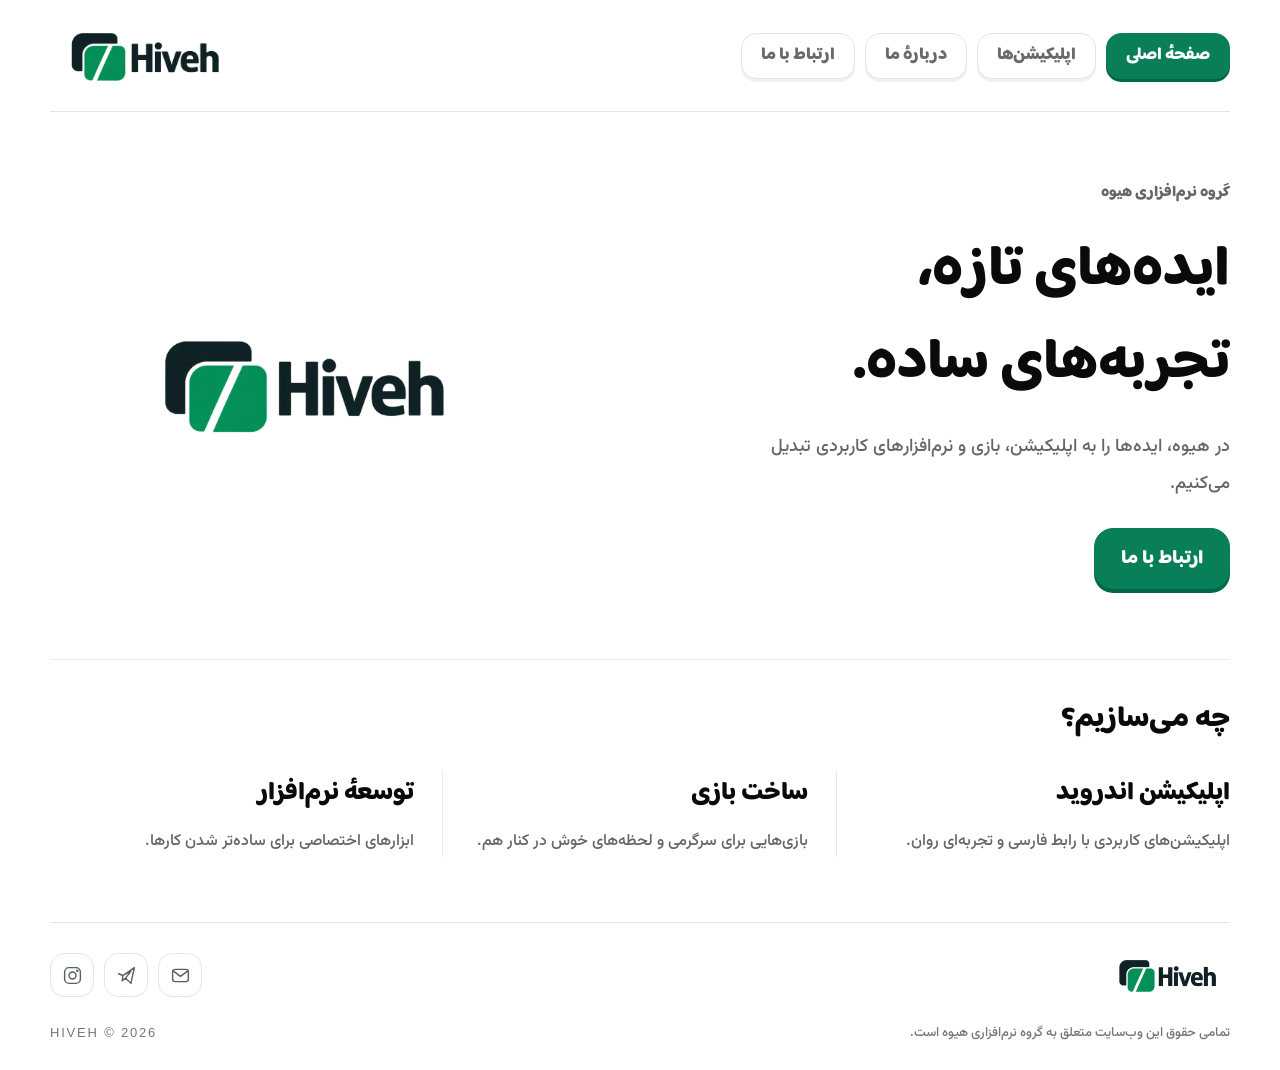
<file: index.html>
<!doctype html><html lang="fa" dir="rtl"><head><meta charset="utf-8"><meta name="viewport" content="width=device-width,initial-scale=1"><meta name="theme-color" content="#087e59"><title>گروه نرم‌افزاری هیوه | Hiveh</title><meta name="description" content="هیوه؛ گروه نرم‌افزاری و سازندهٔ پانتوهیوه و زنگ دارو."><meta name="robots" content="index,follow"><link rel="canonical" href="https://hivehgroup.github.io/"><link rel="icon" type="image/png" href="[data-uri]"><link rel="apple-touch-icon" href="[data-uri]"><meta property="og:title" content="گروه نرم‌افزاری هیوه | Hiveh"><meta property="og:description" content="هیوه؛ گروه نرم‌افزاری و سازندهٔ پانتوهیوه و زنگ دارو."><meta property="og:url" content="https://hivehgroup.github.io/"><meta property="og:type" content="website"><link rel="stylesheet" href="styles.css?v=separate7"><link rel="stylesheet" href="home-simple.css?v=1"><link rel="stylesheet" href="site-polish.css?v=1"><script src="site-polish.js?v=1" defer></script></head><body><a class="skip-link" href="#content">رفتن به محتوا</a><div class="wrap"><header><a class="brand" href="/" aria-label="هیوه، صفحه اصلی"><img class="brand-logo" src="[data-uri]" alt="هیوه — Hiveh" width="225" height="75"></a><nav aria-label="فهرست اصلی"><a href="/" aria-current="page">صفحهٔ اصلی</a><a href="apps.html">اپلیکیشن‌ها</a><a href="about.html">دربارهٔ ما</a><a class="nav-contact" href="contact.html">ارتباط با ما <span aria-hidden="true"></span></a></nav></header><main id="content"><section class="hero" id="home"><div><div class="eyebrow"><span class="dot"></span>گروه نرم‌افزاری هیوه</div><h1>ایده‌های تازه،<br><span>تجربه‌های ساده.</span></h1><p class="lead">در هیوه، ایده‌ها را به اپلیکیشن، بازی و نرم‌افزارهای کاربردی تبدیل می‌کنیم.</p><div class="actions"><a class="btn" href="contact.html">ارتباط با ما</a></div></div><div class="home-brand" aria-hidden="true"><img class="hero-logo" src="[data-uri]" alt="" width="500" height="167"></div></section><section class="services" id="services" aria-labelledby="services-title"><div class="services-header"><h2 id="services-title">چه می‌سازیم؟</h2></div><div class="services-grid">
<article class="service-card"><h3>اپلیکیشن اندروید</h3><p>اپلیکیشن‌های کاربردی با رابط فارسی و تجربه‌ای روان.</p></article>
<article class="service-card"><h3>ساخت بازی</h3><p>بازی‌هایی برای سرگرمی و لحظه‌های خوش در کنار هم.</p></article>
<article class="service-card"><h3>توسعهٔ نرم‌افزار</h3><p>ابزارهای اختصاصی برای ساده‌تر شدن کارها.</p></article>
</div></section>
</main><footer class="site-footer"><div class="footer-top"><a class="footer-brand" href="/" aria-label="هیوه؛ صفحهٔ اصلی"><img class="footer-logo" src="[data-uri]" alt="هیوه — Hiveh" width="225" height="75"></a><nav class="footer-socials" aria-label="راه‌های ارتباط با هیوه"><a href="mailto:hivehgroup@gmail.com" aria-label="ایمیل هیوه" title="ایمیل هیوه"><svg aria-hidden="true" viewBox="0 0 24 24"><rect x="3" y="5" width="18" height="14" rx="3"/><path d="m4 7 8 6 8-6"/></svg></a><a href="https://t.me/hivehgroup" aria-label="تلگرام هیوه" title="تلگرام هیوه" target="_blank" rel="noopener noreferrer"><svg aria-hidden="true" viewBox="0 0 24 24"><path d="m21 3-4 18-6-6-4 3 1-6L21 3ZM8 12l9-5-6 8M3 10l5 2"/></svg></a><a href="https://www.instagram.com/hivehgroup/" aria-label="اینستاگرام هیوه" title="اینستاگرام هیوه" target="_blank" rel="noopener noreferrer"><svg aria-hidden="true" viewBox="0 0 24 24"><rect x="3" y="3" width="18" height="18" rx="5"/><circle cx="12" cy="12" r="4"/><circle cx="17.5" cy="6.5" r=".7"/></svg></a></nav></div><div class="footer-bottom"><span>تمامی حقوق این وب‌سایت متعلق به گروه نرم‌افزاری هیوه است.</span><span class="english" lang="en">HIVEH © 2026</span></div></footer></div><script>if(location.pathname==='/'||location.pathname==='/index.html'){const old={'#apps':'apps.html','#about':'about.html','#contact':'contact.html'};if(old[location.hash])location.replace(old[location.hash]);}</script></body></html>
</file>
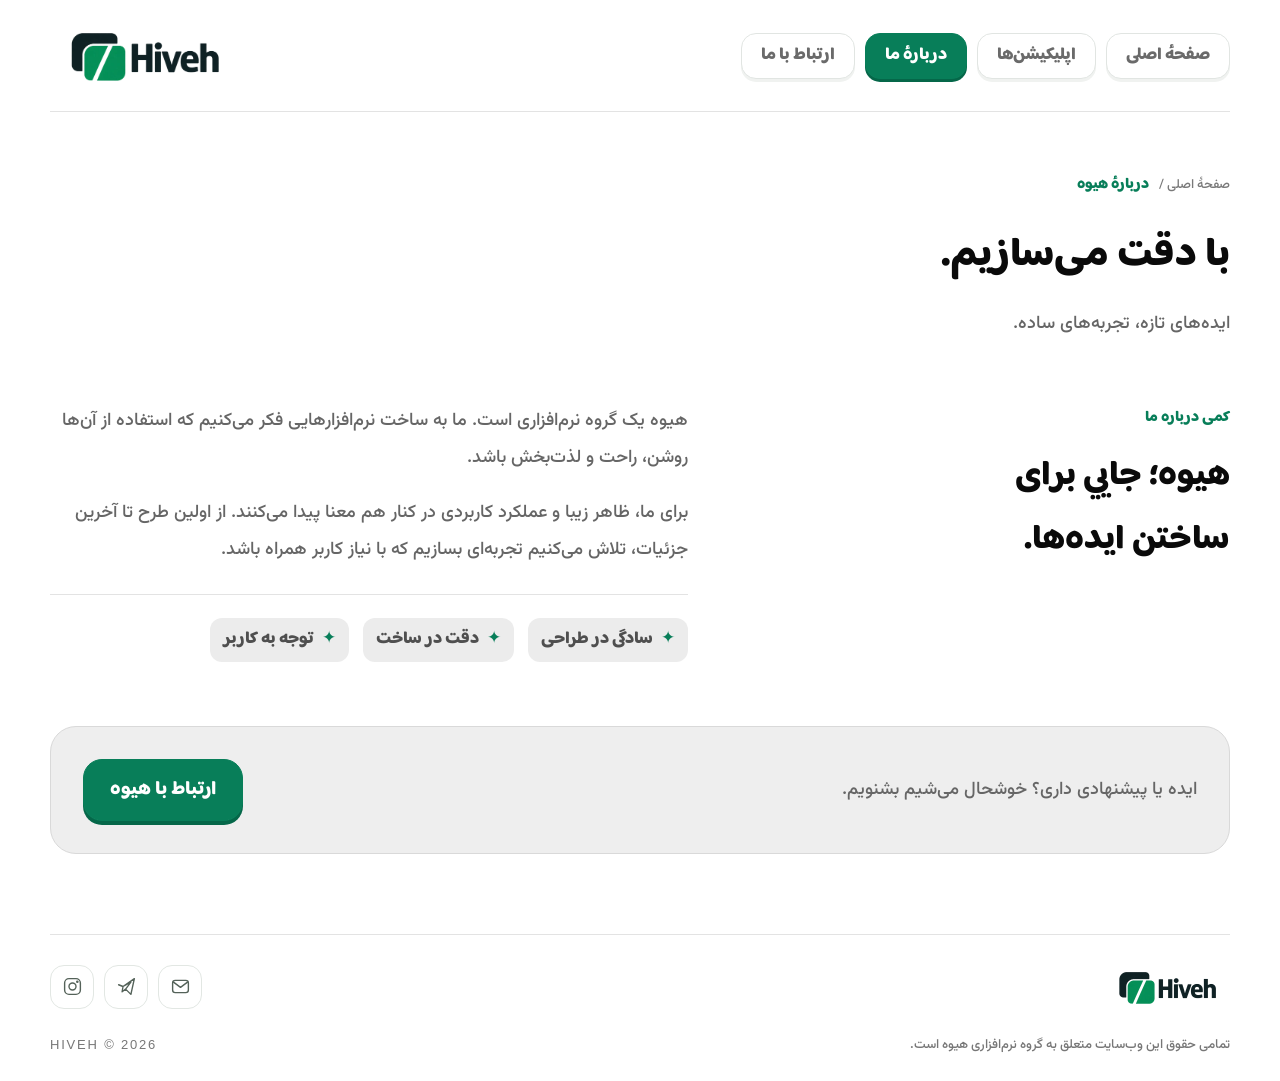
<file: about.html>
<!doctype html><html lang="fa" dir="rtl"><head><meta charset="utf-8"><meta name="viewport" content="width=device-width,initial-scale=1"><meta name="theme-color" content="#087e59"><title>دربارهٔ ما | هیوه</title><meta name="description" content="با گروه نرم‌افزاری هیوه و نگاه ما به طراحی و توسعه آشنا شوید."><meta name="robots" content="index,follow"><link rel="canonical" href="https://hivehgroup.github.io/about.html"><link rel="icon" type="image/png" href="[data-uri]"><link rel="apple-touch-icon" href="[data-uri]"><meta property="og:title" content="دربارهٔ ما | هیوه"><meta property="og:description" content="با گروه نرم‌افزاری هیوه و نگاه ما به طراحی و توسعه آشنا شوید."><meta property="og:url" content="https://hivehgroup.github.io/about.html"><meta property="og:type" content="website"><link rel="stylesheet" href="styles.css?v=separate7"><link rel="stylesheet" href="site-polish.css?v=1"><script src="site-polish.js?v=1" defer></script></head><body><a class="skip-link" href="#content">رفتن به محتوا</a><div class="wrap"><header><a class="brand" href="/" aria-label="هیوه، صفحه اصلی"><img class="brand-logo" src="[data-uri]" alt="هیوه — Hiveh" width="225" height="75"></a><nav aria-label="فهرست اصلی"><a href="/">صفحهٔ اصلی</a><a href="apps.html">اپلیکیشن‌ها</a><a href="about.html" aria-current="page">دربارهٔ ما</a><a class="nav-contact" href="contact.html">ارتباط با ما <span aria-hidden="true"></span></a></nav></header><main id="content"><div class="page-intro"><a class="back-link" href="/">صفحهٔ اصلی / </a><span class="section-label">دربارهٔ هیوه</span><h1>با دقت می‌سازیم.</h1><p>ایده‌های تازه، تجربه‌های ساده.</p></div><section class="about" id="about"><div><span class="section-label">کمی درباره ما</span><h2>هیوه؛ جایی برای<br>ساختن ایده‌ها.</h2></div><div><p>هیوه یک گروه نرم‌افزاری است. ما به ساخت نرم‌افزارهایی فکر می‌کنیم که استفاده از آن‌ها روشن، راحت و لذت‌بخش باشد.</p><p>برای ما، ظاهر زیبا و عملکرد کاربردی در کنار هم معنا پیدا می‌کنند. از اولین طرح تا آخرین جزئیات، تلاش می‌کنیم تجربه‌ای بسازیم که با نیاز کاربر همراه باشد.</p><div class="principles"><span><i>✦</i> سادگی در طراحی</span><span><i>✦</i> دقت در ساخت</span><span><i>✦</i> توجه به کاربر</span></div></div></section><div class="page-cta"><p>ایده یا پیشنهادی داری؟ خوشحال می‌شیم بشنویم.</p><a class="btn" href="contact.html">ارتباط با هیوه </a></div></main><footer class="site-footer"><div class="footer-top"><a class="footer-brand" href="/" aria-label="هیوه؛ صفحهٔ اصلی"><img class="footer-logo" src="[data-uri]" alt="هیوه — Hiveh" width="225" height="75"></a><nav class="footer-socials" aria-label="راه‌های ارتباط با هیوه"><a href="mailto:hivehgroup@gmail.com" aria-label="ایمیل هیوه" title="ایمیل هیوه"><svg aria-hidden="true" viewBox="0 0 24 24"><rect x="3" y="5" width="18" height="14" rx="3"/><path d="m4 7 8 6 8-6"/></svg></a><a href="https://t.me/hivehgroup" aria-label="تلگرام هیوه" title="تلگرام هیوه" target="_blank" rel="noopener noreferrer"><svg aria-hidden="true" viewBox="0 0 24 24"><path d="m21 3-4 18-6-6-4 3 1-6L21 3ZM8 12l9-5-6 8M3 10l5 2"/></svg></a><a href="https://www.instagram.com/hivehgroup/" aria-label="اینستاگرام هیوه" title="اینستاگرام هیوه" target="_blank" rel="noopener noreferrer"><svg aria-hidden="true" viewBox="0 0 24 24"><rect x="3" y="3" width="18" height="18" rx="5"/><circle cx="12" cy="12" r="4"/><circle cx="17.5" cy="6.5" r=".7"/></svg></a></nav></div><div class="footer-bottom"><span>تمامی حقوق این وب‌سایت متعلق به گروه نرم‌افزاری هیوه است.</span><span class="english" lang="en">HIVEH © 2026</span></div></footer></div><script>if(location.pathname==='/'||location.pathname==='/index.html'){const old={'#apps':'apps.html','#about':'about.html','#contact':'contact.html'};if(old[location.hash])location.replace(old[location.hash]);}</script></body></html>
</file>
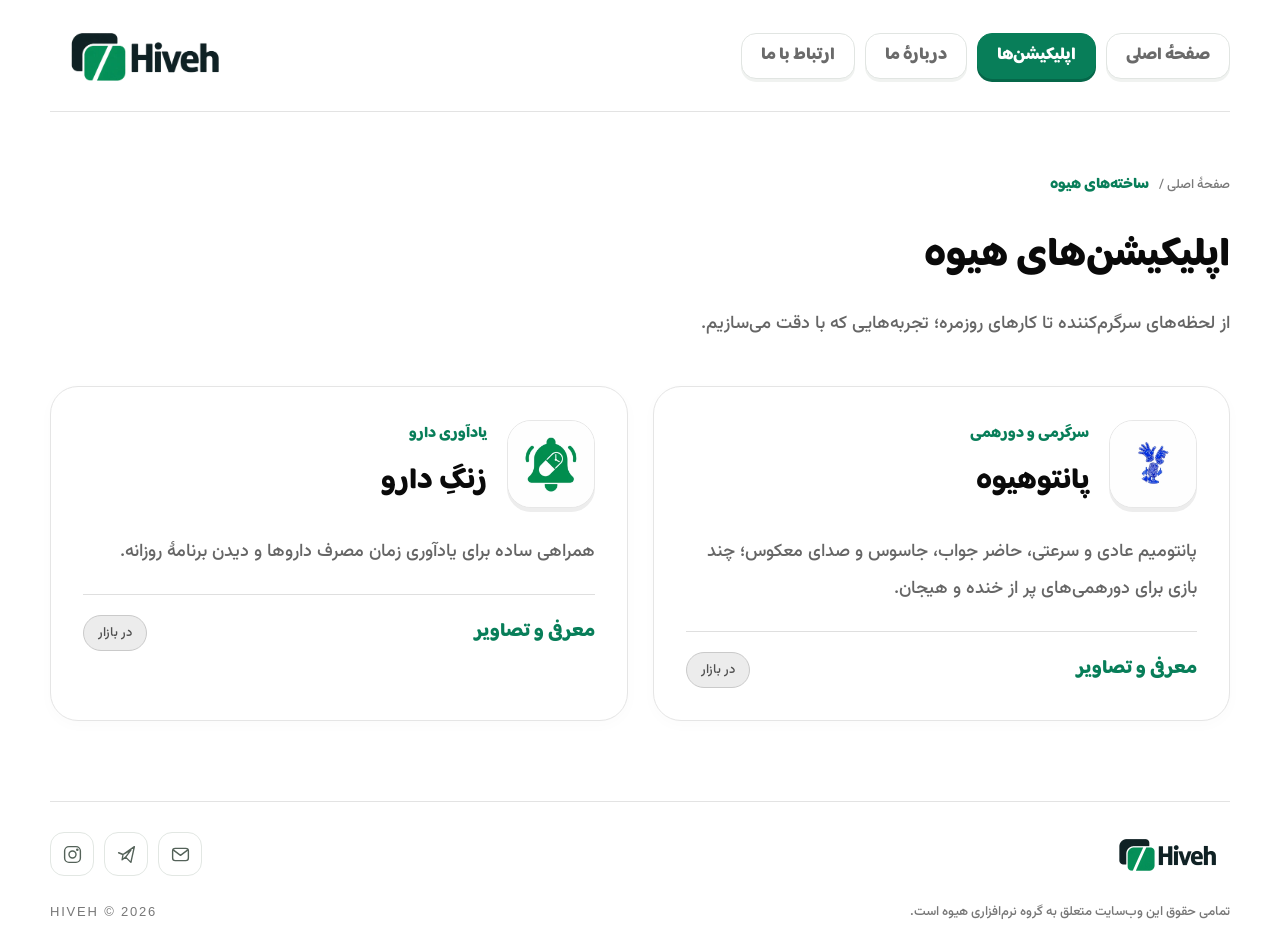
<file: apps.html>
<!doctype html><html lang="fa" dir="rtl"><head><meta charset="utf-8"><meta name="viewport" content="width=device-width,initial-scale=1"><meta name="theme-color" content="#087e59"><title>اپلیکیشن‌های هیوه | Hiveh</title><meta name="description" content="معرفی اپلیکیشن‌های گروه نرم‌افزاری هیوه؛ پانتوهیوه و زنگ دارو."><meta name="robots" content="index,follow"><link rel="canonical" href="https://hivehgroup.github.io/apps.html"><link rel="icon" type="image/png" href="[data-uri]"><link rel="apple-touch-icon" href="[data-uri]"><meta property="og:title" content="اپلیکیشن‌های هیوه | Hiveh"><meta property="og:description" content="معرفی اپلیکیشن‌های گروه نرم‌افزاری هیوه؛ پانتوهیوه و زنگ دارو."><meta property="og:url" content="https://hivehgroup.github.io/apps.html"><meta property="og:type" content="website"><link rel="stylesheet" href="styles.css?v=separate7"><link rel="stylesheet" href="site-polish.css?v=1"><script src="site-polish.js?v=1" defer></script></head><body><a class="skip-link" href="#content">رفتن به محتوا</a><div class="wrap"><header><a class="brand" href="/" aria-label="هیوه، صفحه اصلی"><img class="brand-logo" src="[data-uri]" alt="هیوه — Hiveh" width="225" height="75"></a><nav aria-label="فهرست اصلی"><a href="/">صفحهٔ اصلی</a><a href="apps.html" aria-current="page">اپلیکیشن‌ها</a><a href="about.html">دربارهٔ ما</a><a class="nav-contact" href="contact.html">ارتباط با ما <span aria-hidden="true"></span></a></nav></header><main id="content"><div class="page-intro"><a class="back-link" href="/">صفحهٔ اصلی / </a><span class="section-label">ساخته‌های هیوه</span><h1>اپلیکیشن‌های هیوه</h1><p>از لحظه‌های سرگرم‌کننده تا کارهای روزمره؛ تجربه‌هایی که با دقت می‌سازیم.</p></div><div class="summary-grid"><article class="summary-card"><div class="app-identity"><img class="app-icon" src="[data-uri]" alt="لوگوی پانتوهیوه" width="88" height="88"><div><span class="app-category">سرگرمی و دورهمی</span><h3>پانتوهیوه</h3></div></div><p>پانتومیم عادی و سرعتی، حاضر جواب، جاسوس و صدای معکوس؛ چند بازی برای دورهمی‌های پر از خنده و هیجان.</p><div class="summary-bottom"><a class="detail-link" href="pantohiveh.html">معرفی و تصاویر <span aria-hidden="true"></span></a><span class="mini-status">در بازار</span></div></article><article class="summary-card"><div class="app-identity"><img class="app-icon" src="[data-uri]" alt="لوگوی زنگ دارو" width="88" height="88"><div><span class="app-category">یادآوری دارو</span><h3>زنگِ دارو</h3></div></div><p>همراهی ساده برای یادآوری زمان مصرف داروها و دیدن برنامهٔ روزانه.</p><div class="summary-bottom"><a class="detail-link" href="zange-daroo.html">معرفی و تصاویر <span aria-hidden="true"></span></a><span class="mini-status">در بازار</span></div></article></div></main><footer class="site-footer"><div class="footer-top"><a class="footer-brand" href="/" aria-label="هیوه؛ صفحهٔ اصلی"><img class="footer-logo" src="[data-uri]" alt="هیوه — Hiveh" width="225" height="75"></a><nav class="footer-socials" aria-label="راه‌های ارتباط با هیوه"><a href="mailto:hivehgroup@gmail.com" aria-label="ایمیل هیوه" title="ایمیل هیوه"><svg aria-hidden="true" viewBox="0 0 24 24"><rect x="3" y="5" width="18" height="14" rx="3"/><path d="m4 7 8 6 8-6"/></svg></a><a href="https://t.me/hivehgroup" aria-label="تلگرام هیوه" title="تلگرام هیوه" target="_blank" rel="noopener noreferrer"><svg aria-hidden="true" viewBox="0 0 24 24"><path d="m21 3-4 18-6-6-4 3 1-6L21 3ZM8 12l9-5-6 8M3 10l5 2"/></svg></a><a href="https://www.instagram.com/hivehgroup/" aria-label="اینستاگرام هیوه" title="اینستاگرام هیوه" target="_blank" rel="noopener noreferrer"><svg aria-hidden="true" viewBox="0 0 24 24"><rect x="3" y="3" width="18" height="18" rx="5"/><circle cx="12" cy="12" r="4"/><circle cx="17.5" cy="6.5" r=".7"/></svg></a></nav></div><div class="footer-bottom"><span>تمامی حقوق این وب‌سایت متعلق به گروه نرم‌افزاری هیوه است.</span><span class="english" lang="en">HIVEH © 2026</span></div></footer></div><script>if(location.pathname==='/'||location.pathname==='/index.html'){const old={'#apps':'apps.html','#about':'about.html','#contact':'contact.html'};if(old[location.hash])location.replace(old[location.hash]);}</script></body></html>
</file>
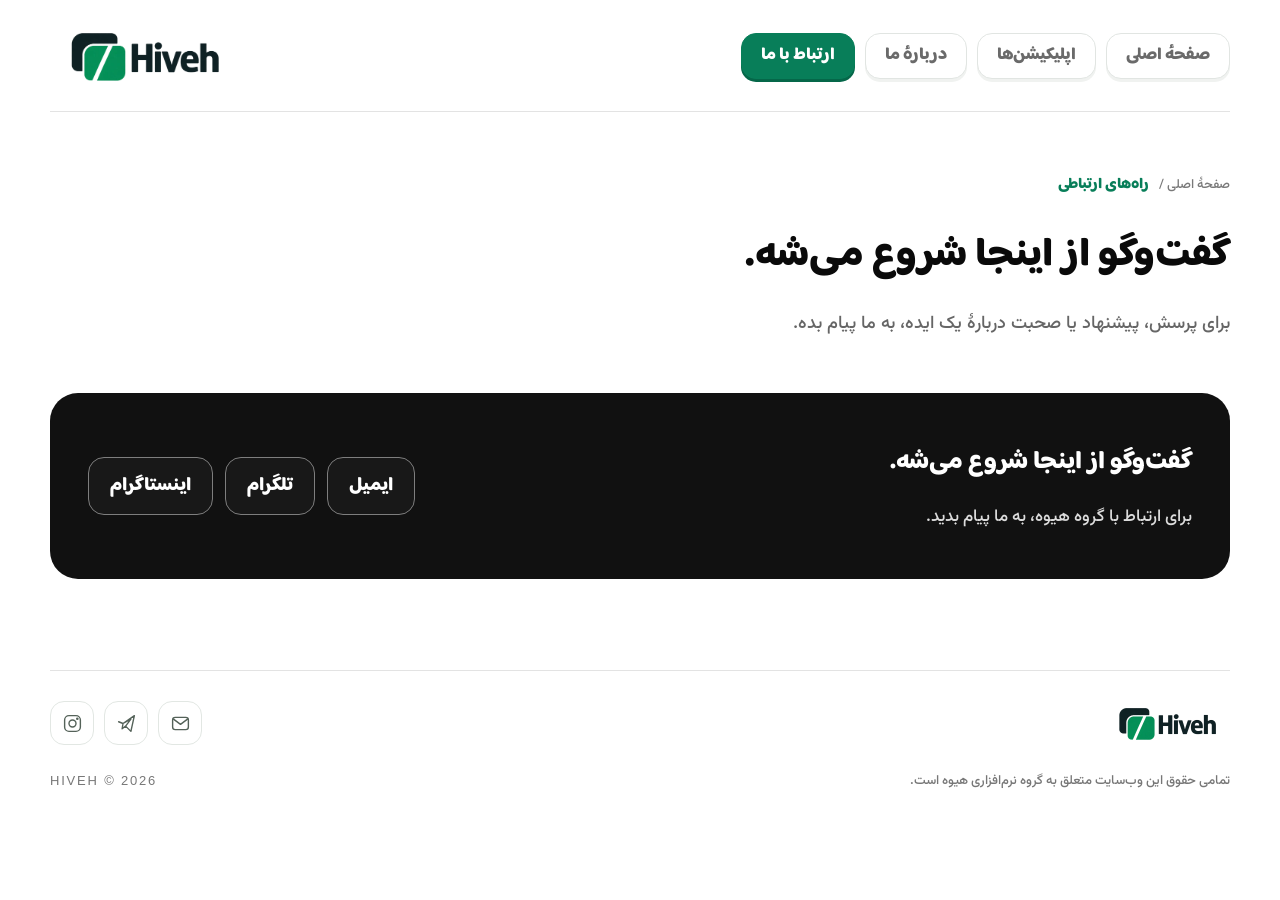
<file: contact.html>
<!doctype html><html lang="fa" dir="rtl"><head><meta charset="utf-8"><meta name="viewport" content="width=device-width,initial-scale=1"><meta name="theme-color" content="#087e59"><title>ارتباط با ما | هیوه</title><meta name="description" content="راه‌های ارتباط با گروه نرم‌افزاری هیوه؛ ایمیل، تلگرام و اینستاگرام."><meta name="robots" content="index,follow"><link rel="canonical" href="https://hivehgroup.github.io/contact.html"><link rel="icon" type="image/png" href="[data-uri]"><link rel="apple-touch-icon" href="[data-uri]"><meta property="og:title" content="ارتباط با ما | هیوه"><meta property="og:description" content="راه‌های ارتباط با گروه نرم‌افزاری هیوه؛ ایمیل، تلگرام و اینستاگرام."><meta property="og:url" content="https://hivehgroup.github.io/contact.html"><meta property="og:type" content="website"><link rel="stylesheet" href="styles.css?v=separate7"><link rel="stylesheet" href="site-polish.css?v=1"><script src="site-polish.js?v=1" defer></script></head><body><a class="skip-link" href="#content">رفتن به محتوا</a><div class="wrap"><header><a class="brand" href="/" aria-label="هیوه، صفحه اصلی"><img class="brand-logo" src="[data-uri]" alt="هیوه — Hiveh" width="225" height="75"></a><nav aria-label="فهرست اصلی"><a href="/">صفحهٔ اصلی</a><a href="apps.html">اپلیکیشن‌ها</a><a href="about.html">دربارهٔ ما</a><a class="nav-contact" href="contact.html" aria-current="page">ارتباط با ما <span aria-hidden="true"></span></a></nav></header><main id="content"><div class="page-intro"><a class="back-link" href="/">صفحهٔ اصلی / </a><span class="section-label">راه‌های ارتباطی</span><h1>گفت‌وگو از اینجا شروع می‌شه.</h1><p>برای پرسش، پیشنهاد یا صحبت دربارهٔ یک ایده، به ما پیام بده.</p></div><section class="contact" id="contact"><div><h2>گفت‌وگو از اینجا شروع می‌شه.</h2><p>برای ارتباط با گروه هیوه، به ما پیام بدید.</p></div><div class="contact-links"><a href="mailto:hivehgroup@gmail.com" aria-label="ارسال ایمیل به هیوه: hivehgroup@gmail.com">ایمیل <svg aria-hidden="true" width="16" height="16" viewBox="0 0 20 20" fill="none" stroke="currentColor" stroke-width="1.5"><rect x="2" y="4" width="16" height="12" rx="2"/><path d="m3 5 7 6 7-6"/></svg></a><a href="https://t.me/hivehgroup" target="_blank" rel="noopener noreferrer">تلگرام <svg aria-hidden="true" width="14" height="14" viewBox="0 0 16 16" fill="none" stroke="currentColor" stroke-width="1.6"><path d="M3 13 13 3M3 3h10v10"/></svg></a><a href="https://www.instagram.com/hivehgroup/" target="_blank" rel="noopener noreferrer">اینستاگرام <svg aria-hidden="true" width="14" height="14" viewBox="0 0 16 16" fill="none" stroke="currentColor" stroke-width="1.6"><path d="M3 13 13 3M3 3h10v10"/></svg></a></div></section></main><footer class="site-footer"><div class="footer-top"><a class="footer-brand" href="/" aria-label="هیوه؛ صفحهٔ اصلی"><img class="footer-logo" src="[data-uri]" alt="هیوه — Hiveh" width="225" height="75"></a><nav class="footer-socials" aria-label="راه‌های ارتباط با هیوه"><a href="mailto:hivehgroup@gmail.com" aria-label="ایمیل هیوه" title="ایمیل هیوه"><svg aria-hidden="true" viewBox="0 0 24 24"><rect x="3" y="5" width="18" height="14" rx="3"/><path d="m4 7 8 6 8-6"/></svg></a><a href="https://t.me/hivehgroup" aria-label="تلگرام هیوه" title="تلگرام هیوه" target="_blank" rel="noopener noreferrer"><svg aria-hidden="true" viewBox="0 0 24 24"><path d="m21 3-4 18-6-6-4 3 1-6L21 3ZM8 12l9-5-6 8M3 10l5 2"/></svg></a><a href="https://www.instagram.com/hivehgroup/" aria-label="اینستاگرام هیوه" title="اینستاگرام هیوه" target="_blank" rel="noopener noreferrer"><svg aria-hidden="true" viewBox="0 0 24 24"><rect x="3" y="3" width="18" height="18" rx="5"/><circle cx="12" cy="12" r="4"/><circle cx="17.5" cy="6.5" r=".7"/></svg></a></nav></div><div class="footer-bottom"><span>تمامی حقوق این وب‌سایت متعلق به گروه نرم‌افزاری هیوه است.</span><span class="english" lang="en">HIVEH © 2026</span></div></footer></div><script>if(location.pathname==='/'||location.pathname==='/index.html'){const old={'#apps':'apps.html','#about':'about.html','#contact':'contact.html'};if(old[location.hash])location.replace(old[location.hash]);}</script></body></html>
</file>
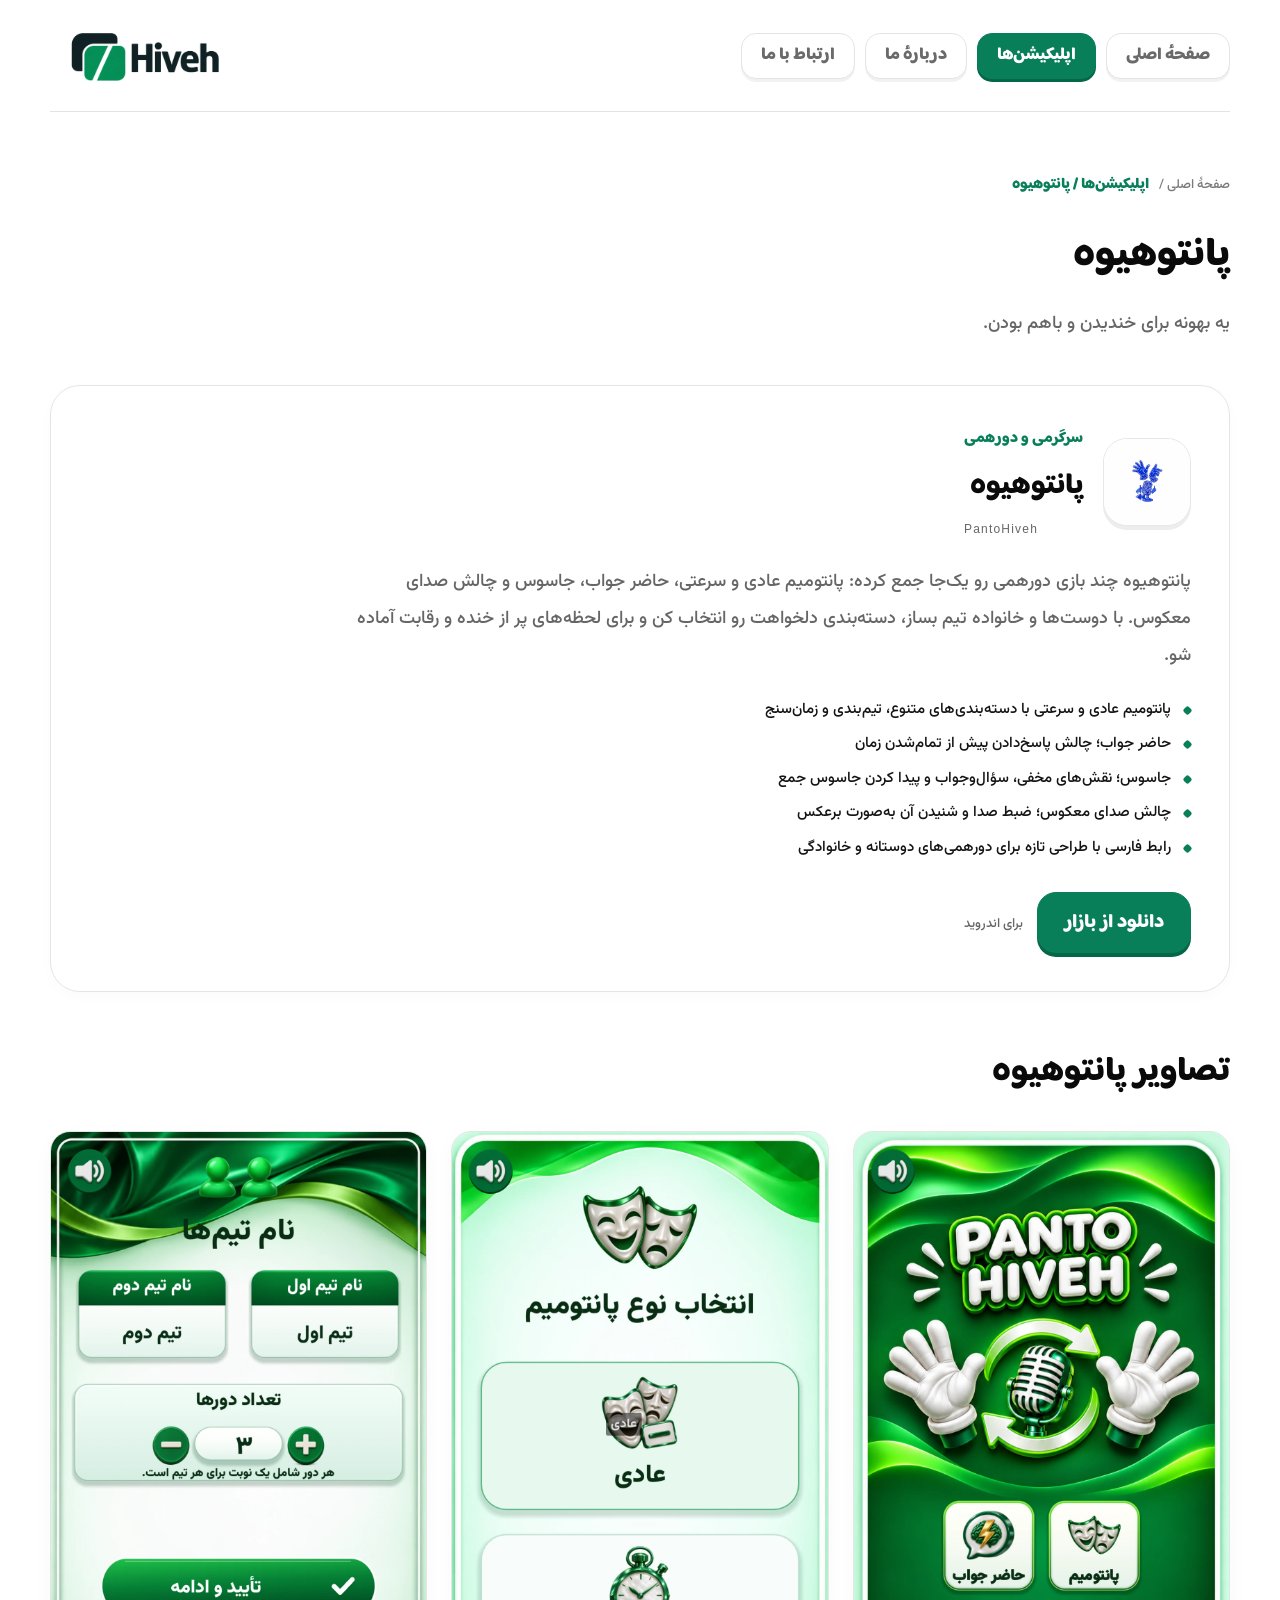
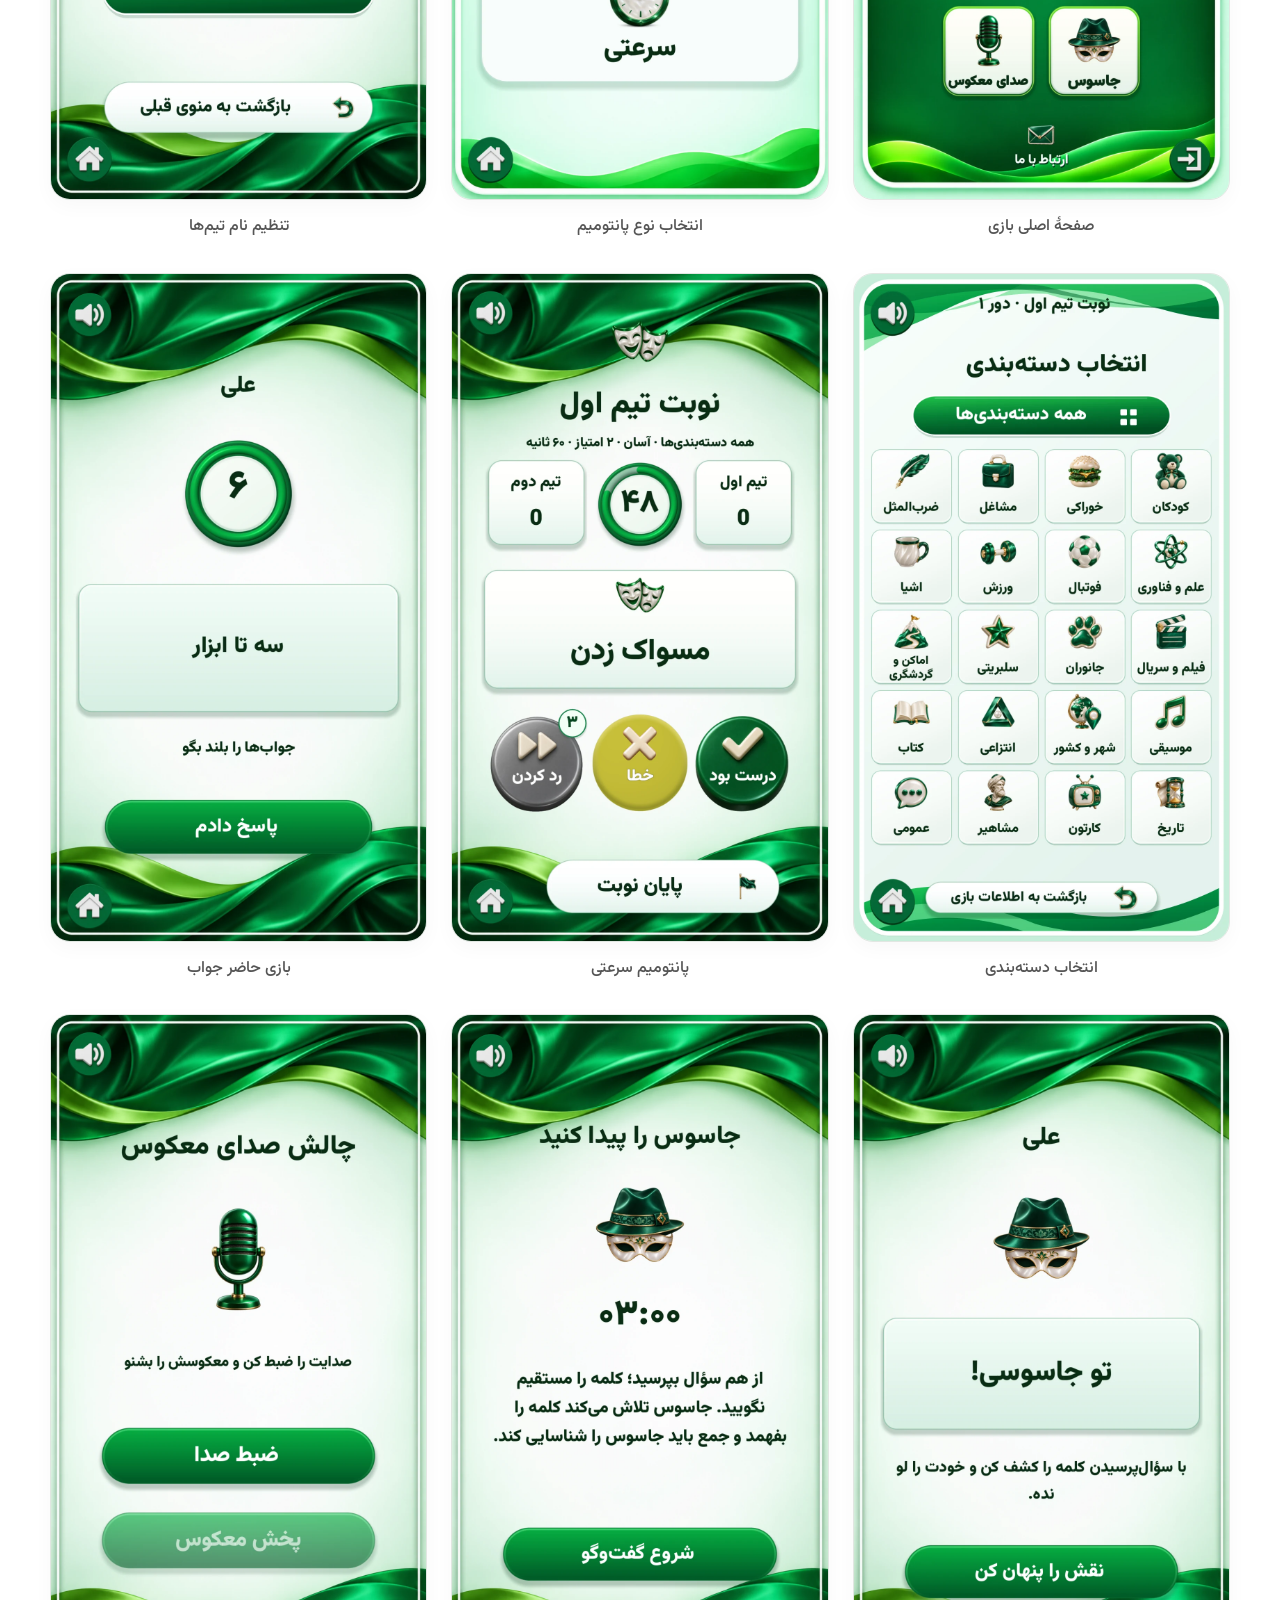
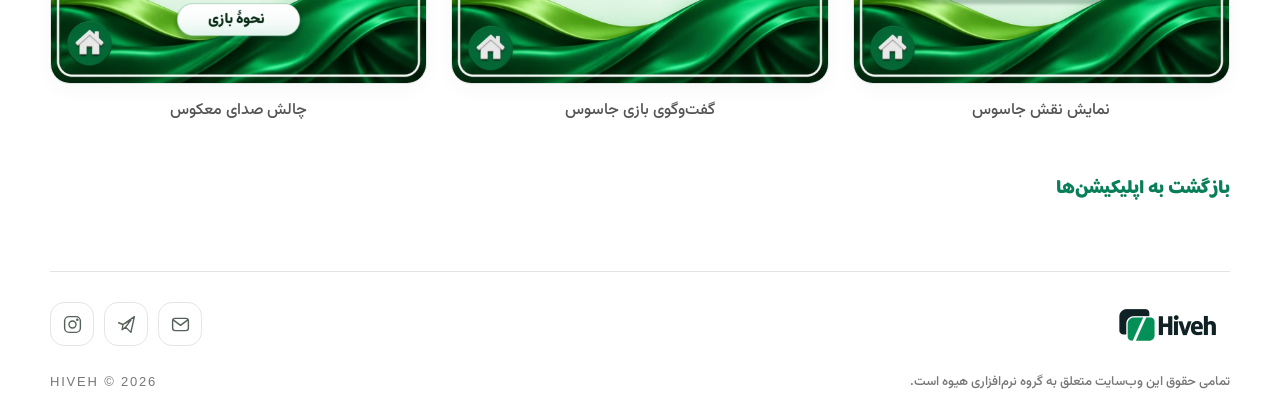
<file: pantohiveh.html>
<!doctype html><html lang="fa" dir="rtl"><head><meta charset="utf-8"><meta name="viewport" content="width=device-width,initial-scale=1"><meta name="theme-color" content="#087e59"><title>پانتوهیوه؛ معرفی و دانلود از بازار | هیوه</title><meta name="description" content="پانتوهیوه؛ مجموعهٔ بازی‌های دورهمی شامل پانتومیم عادی و سرعتی، حاضر جواب، جاسوس و چالش صدای معکوس. معرفی، تصاویر و دانلود از بازار."><meta name="robots" content="index,follow"><link rel="canonical" href="https://hivehgroup.github.io/pantohiveh.html"><link rel="icon" type="image/png" href="[data-uri]"><link rel="apple-touch-icon" href="[data-uri]"><meta property="og:title" content="پانتوهیوه؛ معرفی و دانلود از بازار | هیوه"><meta property="og:description" content="پانتوهیوه؛ مجموعهٔ بازی‌های دورهمی شامل پانتومیم عادی و سرعتی، حاضر جواب، جاسوس و چالش صدای معکوس. معرفی، تصاویر و دانلود از بازار."><meta property="og:url" content="https://hivehgroup.github.io/pantohiveh.html"><meta property="og:type" content="website"><link rel="stylesheet" href="styles.css?v=separate7"><link rel="stylesheet" href="panto-gallery.css?v=1"><link rel="stylesheet" href="site-polish.css?v=1"><script src="site-polish.js?v=1" defer></script></head><body><a class="skip-link" href="#content">رفتن به محتوا</a><div class="wrap"><header><a class="brand" href="/" aria-label="هیوه، صفحه اصلی"><img class="brand-logo" src="[data-uri]" alt="هیوه — Hiveh" width="225" height="75"></a><nav aria-label="فهرست اصلی"><a href="/">صفحهٔ اصلی</a><a href="apps.html" aria-current="page">اپلیکیشن‌ها</a><a href="about.html">دربارهٔ ما</a><a class="nav-contact" href="contact.html">ارتباط با ما <span aria-hidden="true"></span></a></nav></header><main id="content"><div class="page-intro"><a class="back-link" href="/">صفحهٔ اصلی / </a><span class="section-label">اپلیکیشن‌ها / پانتوهیوه</span><h1>پانتوهیوه</h1><p>یه بهونه برای خندیدن و باهم بودن.</p></div><article class="app-card panto-detail"><div class="app-info"><div class="app-identity"><img class="app-icon" src="[data-uri]" alt="لوگوی پانتوهیوه" width="88" height="88"><div><span class="app-category">سرگرمی و دورهمی</span><h3>پانتوهیوه</h3><span class="app-english" lang="en" dir="ltr">PantoHiveh</span></div></div><p class="app-description">پانتوهیوه چند بازی دورهمی رو یک‌جا جمع کرده: پانتومیم عادی و سرعتی، حاضر جواب، جاسوس و چالش صدای معکوس. با دوست‌ها و خانواده تیم بساز، دسته‌بندی دلخواهت رو انتخاب کن و برای لحظه‌های پر از خنده و رقابت آماده شو.</p><ul class="app-features"><li>پانتومیم عادی و سرعتی با دسته‌بندی‌های متنوع، تیم‌بندی و زمان‌سنج</li><li>حاضر جواب؛ چالش پاسخ‌دادن پیش از تمام‌شدن زمان</li><li>جاسوس؛ نقش‌های مخفی، سؤال‌وجواب و پیدا کردن جاسوس جمع</li><li>چالش صدای معکوس؛ ضبط صدا و شنیدن آن به‌صورت برعکس</li><li>رابط فارسی با طراحی تازه برای دورهمی‌های دوستانه و خانوادگی</li></ul><a class="app-download" href="https://cafebazaar.ir/app/?id=com.PantoHiveh.noname" target="_blank" rel="noopener noreferrer">دانلود از بازار <span aria-hidden="true"></span></a><span class="app-platform">برای اندروید</span></div></article><section class="panto-screenshots" aria-labelledby="screenshots-title"><h2 id="screenshots-title">تصاویر پانتوهیوه</h2><div class="panto-gallery"><figure><a href="assets/pantohiveh/01-home.webp" target="_blank" rel="noopener noreferrer" aria-label="مشاهدهٔ صفحهٔ اصلی بازی در اندازهٔ کامل"><img src="assets/pantohiveh/01-home.webp" alt="پانتوهیوه؛ صفحهٔ اصلی بازی" loading="lazy" decoding="async" width="1080" height="1920"></a><figcaption>صفحهٔ اصلی بازی</figcaption></figure><figure><a href="assets/pantohiveh/02-pantomime-modes.webp" target="_blank" rel="noopener noreferrer" aria-label="مشاهدهٔ انتخاب نوع پانتومیم در اندازهٔ کامل"><img src="assets/pantohiveh/02-pantomime-modes.webp" alt="پانتوهیوه؛ انتخاب نوع پانتومیم" loading="lazy" decoding="async" width="1080" height="1920"></a><figcaption>انتخاب نوع پانتومیم</figcaption></figure><figure><a href="assets/pantohiveh/03-team-setup.webp" target="_blank" rel="noopener noreferrer" aria-label="مشاهدهٔ تنظیم نام تیم‌ها در اندازهٔ کامل"><img src="assets/pantohiveh/03-team-setup.webp" alt="پانتوهیوه؛ تنظیم نام تیم‌ها" loading="lazy" decoding="async" width="1080" height="1920"></a><figcaption>تنظیم نام تیم‌ها</figcaption></figure><figure><a href="assets/pantohiveh/04-categories.webp" target="_blank" rel="noopener noreferrer" aria-label="مشاهدهٔ انتخاب دسته‌بندی در اندازهٔ کامل"><img src="assets/pantohiveh/04-categories.webp" alt="پانتوهیوه؛ انتخاب دسته‌بندی" loading="lazy" decoding="async" width="1080" height="1920"></a><figcaption>انتخاب دسته‌بندی</figcaption></figure><figure><a href="assets/pantohiveh/05-pantomime-speed.webp" target="_blank" rel="noopener noreferrer" aria-label="مشاهدهٔ پانتومیم سرعتی در اندازهٔ کامل"><img src="assets/pantohiveh/05-pantomime-speed.webp" alt="پانتوهیوه؛ پانتومیم سرعتی" loading="lazy" decoding="async" width="1080" height="1920"></a><figcaption>پانتومیم سرعتی</figcaption></figure><figure><a href="assets/pantohiveh/06-hazer-javab.webp" target="_blank" rel="noopener noreferrer" aria-label="مشاهدهٔ بازی حاضر جواب در اندازهٔ کامل"><img src="assets/pantohiveh/06-hazer-javab.webp" alt="پانتوهیوه؛ بازی حاضر جواب" loading="lazy" decoding="async" width="1080" height="1920"></a><figcaption>بازی حاضر جواب</figcaption></figure><figure><a href="assets/pantohiveh/07-spy-role.webp" target="_blank" rel="noopener noreferrer" aria-label="مشاهدهٔ نمایش نقش جاسوس در اندازهٔ کامل"><img src="assets/pantohiveh/07-spy-role.webp" alt="پانتوهیوه؛ نمایش نقش جاسوس" loading="lazy" decoding="async" width="1080" height="1920"></a><figcaption>نمایش نقش جاسوس</figcaption></figure><figure><a href="assets/pantohiveh/08-spy-discussion.webp" target="_blank" rel="noopener noreferrer" aria-label="مشاهدهٔ گفت‌وگوی بازی جاسوس در اندازهٔ کامل"><img src="assets/pantohiveh/08-spy-discussion.webp" alt="پانتوهیوه؛ گفت‌وگوی بازی جاسوس" loading="lazy" decoding="async" width="1080" height="1920"></a><figcaption>گفت‌وگوی بازی جاسوس</figcaption></figure><figure><a href="assets/pantohiveh/09-reverse-voice.webp" target="_blank" rel="noopener noreferrer" aria-label="مشاهدهٔ چالش صدای معکوس در اندازهٔ کامل"><img src="assets/pantohiveh/09-reverse-voice.webp" alt="پانتوهیوه؛ چالش صدای معکوس" loading="lazy" decoding="async" width="1080" height="1920"></a><figcaption>چالش صدای معکوس</figcaption></figure></div></section><a class="back-apps" href="apps.html"> بازگشت به اپلیکیشن‌ها</a></main><footer class="site-footer"><div class="footer-top"><a class="footer-brand" href="/" aria-label="هیوه؛ صفحهٔ اصلی"><img class="footer-logo" src="[data-uri]" alt="هیوه — Hiveh" width="225" height="75"></a><nav class="footer-socials" aria-label="راه‌های ارتباط با هیوه"><a href="mailto:hivehgroup@gmail.com" aria-label="ایمیل هیوه" title="ایمیل هیوه"><svg aria-hidden="true" viewBox="0 0 24 24"><rect x="3" y="5" width="18" height="14" rx="3"/><path d="m4 7 8 6 8-6"/></svg></a><a href="https://t.me/hivehgroup" aria-label="تلگرام هیوه" title="تلگرام هیوه" target="_blank" rel="noopener noreferrer"><svg aria-hidden="true" viewBox="0 0 24 24"><path d="m21 3-4 18-6-6-4 3 1-6L21 3ZM8 12l9-5-6 8M3 10l5 2"/></svg></a><a href="https://www.instagram.com/hivehgroup/" aria-label="اینستاگرام هیوه" title="اینستاگرام هیوه" target="_blank" rel="noopener noreferrer"><svg aria-hidden="true" viewBox="0 0 24 24"><rect x="3" y="3" width="18" height="18" rx="5"/><circle cx="12" cy="12" r="4"/><circle cx="17.5" cy="6.5" r=".7"/></svg></a></nav></div><div class="footer-bottom"><span>تمامی حقوق این وب‌سایت متعلق به گروه نرم‌افزاری هیوه است.</span><span class="english" lang="en">HIVEH © 2026</span></div></footer></div><script>if(location.pathname==='/'||location.pathname==='/index.html'){const old={'#apps':'apps.html','#about':'about.html','#contact':'contact.html'};if(old[location.hash])location.replace(old[location.hash]);}</script></body></html>
</file>
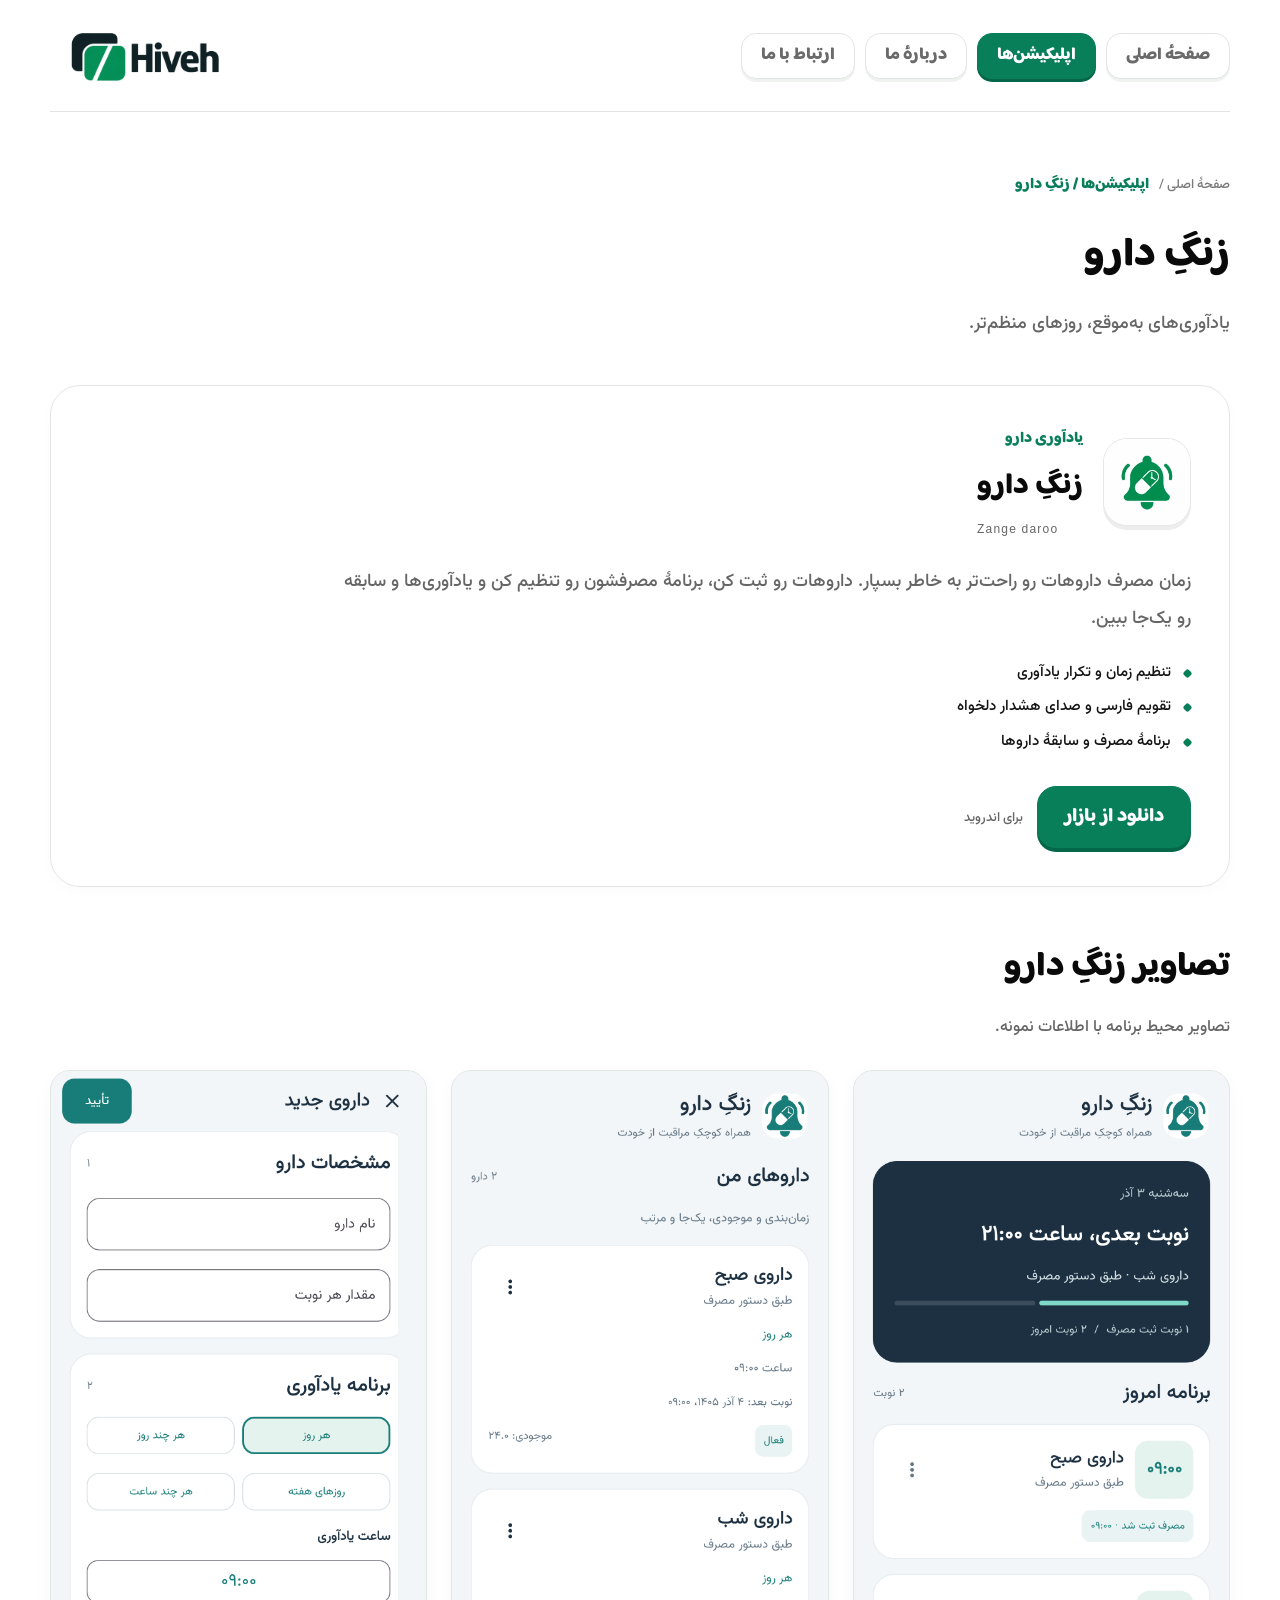
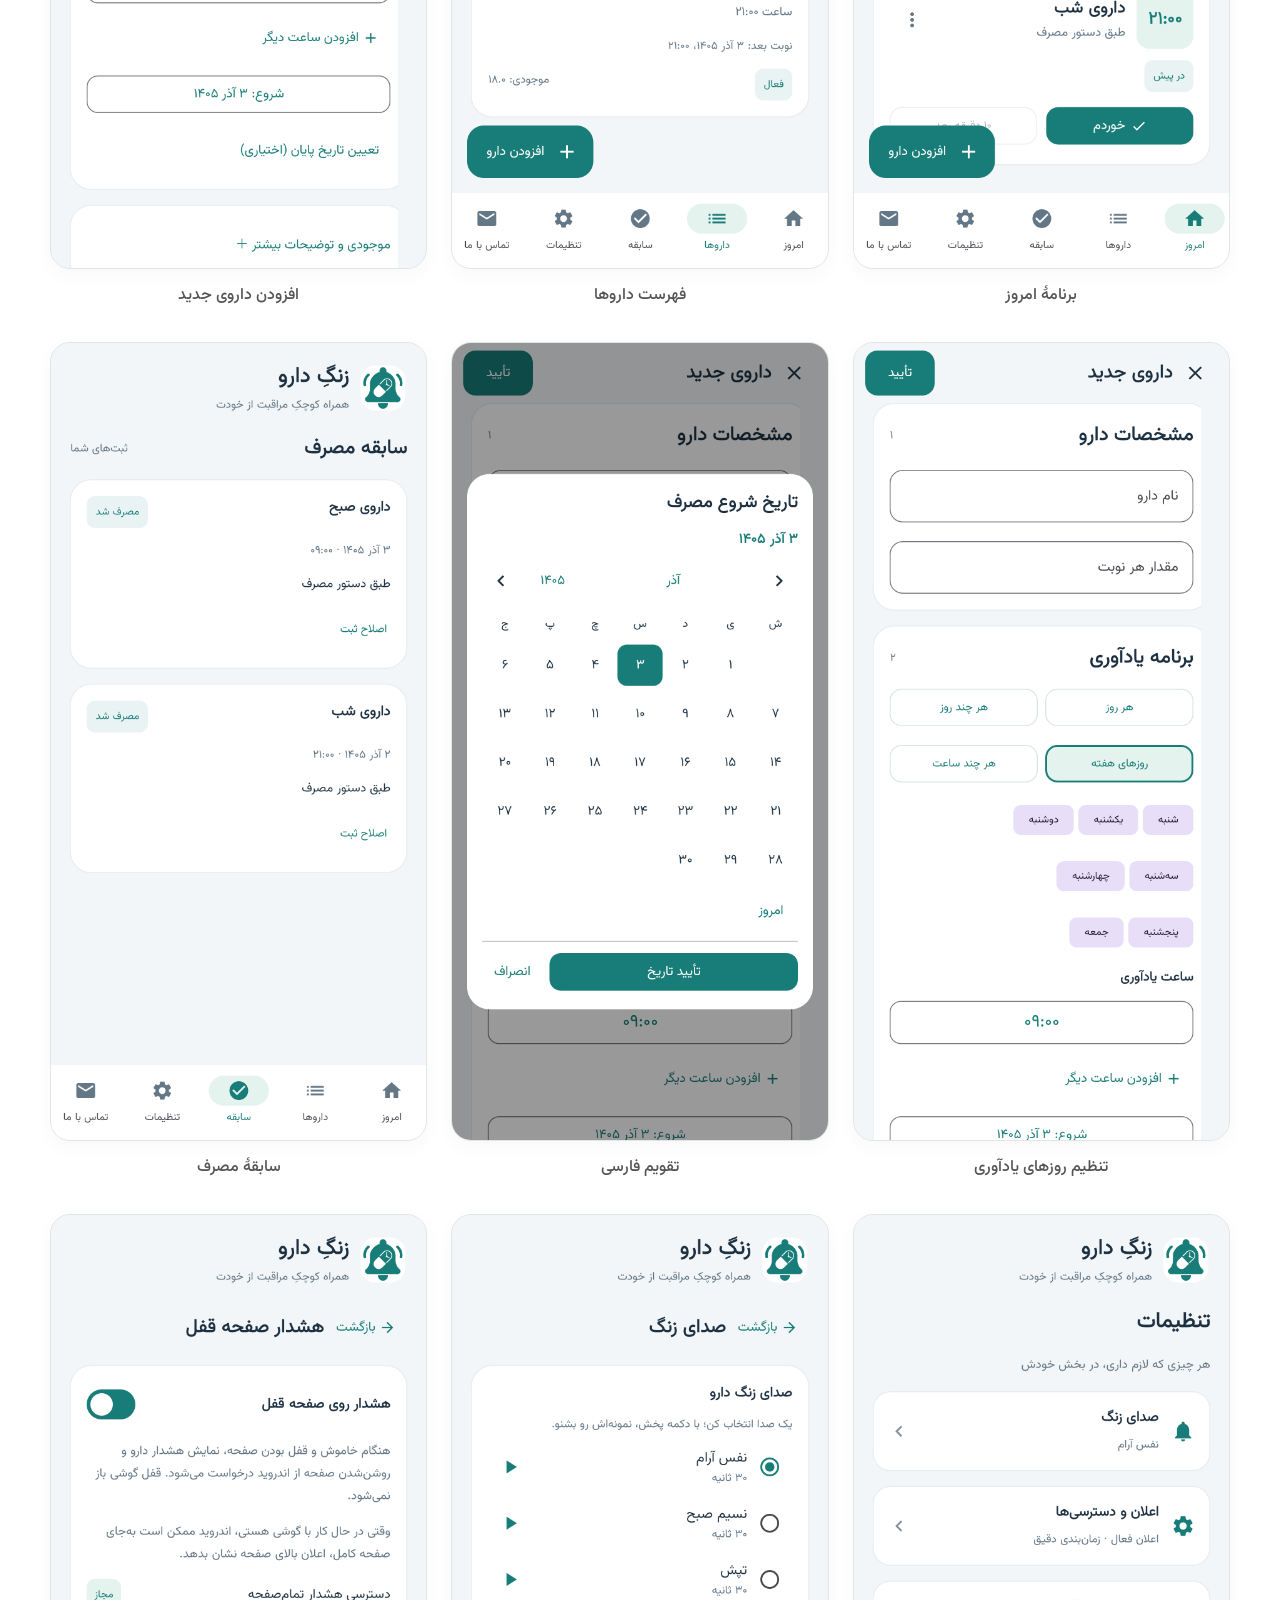
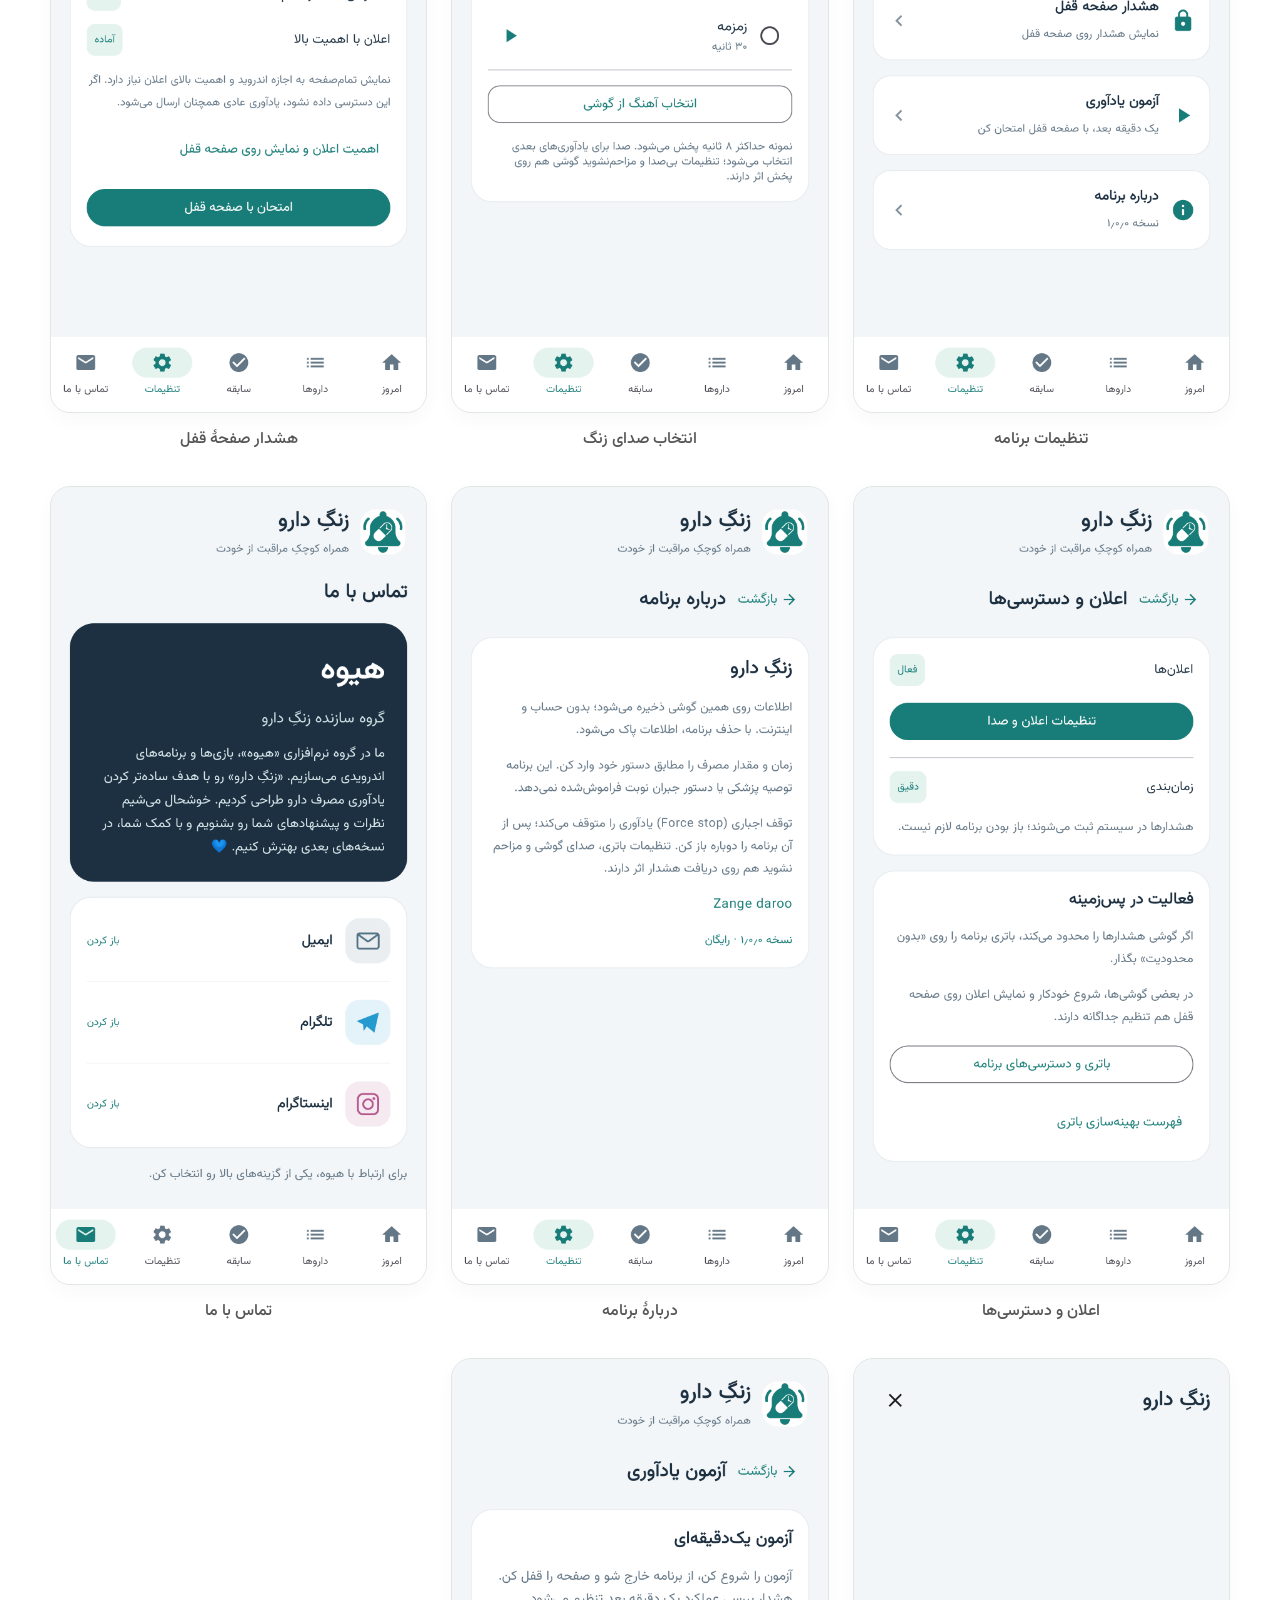
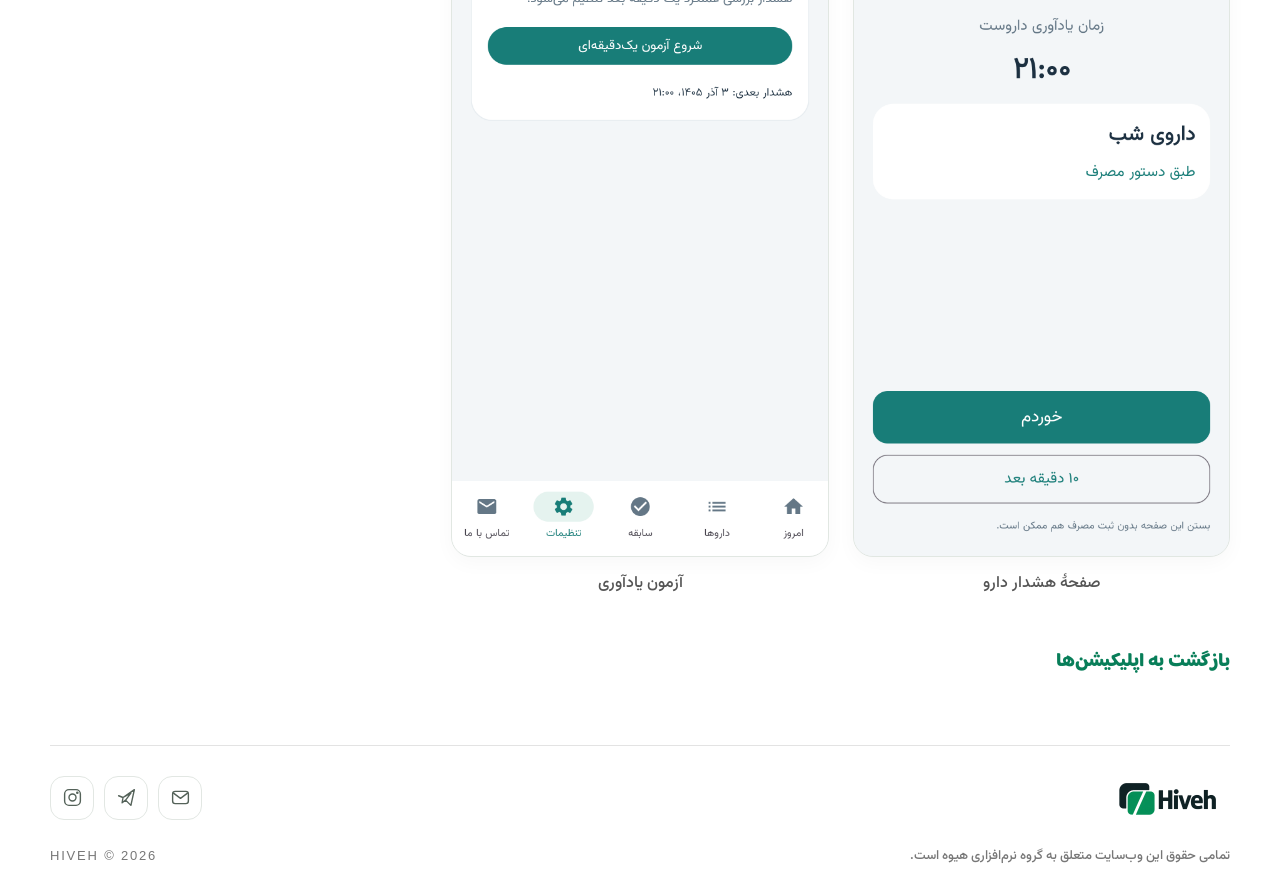
<file: zange-daroo.html>
<!doctype html><html lang="fa" dir="rtl"><head><meta charset="utf-8"><meta name="viewport" content="width=device-width,initial-scale=1"><meta name="theme-color" content="#087e59"><title>زنگِ دارو؛ معرفی اپلیکیشن | هیوه</title><meta name="description" content="زنگ دارو؛ اپلیکیشن فارسی یادآوری دارو با برنامهٔ مصرف و سابقه. معرفی، تصاویر و دانلود از بازار."><meta name="robots" content="index,follow"><link rel="canonical" href="https://hivehgroup.github.io/zange-daroo.html"><link rel="icon" type="image/png" href="[data-uri]"><link rel="apple-touch-icon" href="[data-uri]"><meta property="og:title" content="زنگِ دارو؛ معرفی اپلیکیشن | هیوه"><meta property="og:description" content="زنگ دارو؛ اپلیکیشن فارسی یادآوری دارو با برنامهٔ مصرف و سابقه. معرفی، تصاویر و دانلود از بازار."><meta property="og:url" content="https://hivehgroup.github.io/zange-daroo.html"><meta property="og:type" content="website"><link rel="stylesheet" href="styles.css?v=separate7"><link rel="stylesheet" href="site-polish.css?v=1"><script src="site-polish.js?v=1" defer></script><link rel="stylesheet" href="panto-gallery.css?v=1"><link rel="stylesheet" href="daroo-gallery.css?v=1"></head><body><a class="skip-link" href="#content">رفتن به محتوا</a><div class="wrap"><header><a class="brand" href="/" aria-label="هیوه، صفحه اصلی"><img class="brand-logo" src="[data-uri]" alt="هیوه — Hiveh" width="225" height="75"></a><nav aria-label="فهرست اصلی"><a href="/">صفحهٔ اصلی</a><a href="apps.html" aria-current="page">اپلیکیشن‌ها</a><a href="about.html">دربارهٔ ما</a><a class="nav-contact" href="contact.html">ارتباط با ما <span aria-hidden="true"></span></a></nav></header><main id="content"><div class="page-intro"><a class="back-link" href="/">صفحهٔ اصلی / </a><span class="section-label">اپلیکیشن‌ها / زنگِ دارو</span><h1>زنگِ دارو</h1><p>یادآوری‌های به‌موقع، روزهای منظم‌تر.</p></div><article class="app-card daroo-card panto-detail"><div class="app-info"><div class="app-identity"><img class="app-icon" src="[data-uri]" alt="لوگوی زنگ دارو" width="88" height="88"><div><span class="app-category">یادآوری دارو</span><h3>زنگِ دارو</h3><span class="app-english" lang="en" dir="ltr">Zange daroo</span></div></div><p class="app-description">زمان مصرف داروهات رو راحت‌تر به خاطر بسپار. داروهات رو ثبت کن، برنامهٔ مصرفشون رو تنظیم کن و یادآوری‌ها و سابقه رو یک‌جا ببین.</p><ul class="app-features"><li>تنظیم زمان و تکرار یادآوری</li><li>تقویم فارسی و صدای هشدار دلخواه</li><li>برنامهٔ مصرف و سابقهٔ داروها</li></ul><a class="app-download" href="https://cafebazaar.ir/app/?id=ir.hiveh.zangedaroo&amp;ref=share" target="_blank" rel="noopener noreferrer">دانلود از بازار <span aria-hidden="true"></span></a><span class="app-platform">برای اندروید</span></div></article><section class="panto-screenshots" aria-labelledby="screenshots-title"><h2 id="screenshots-title">تصاویر زنگِ دارو</h2><p class="daroo-gallery-note">تصاویر محیط برنامه با اطلاعات نمونه.</p><div class="panto-gallery daroo-gallery"><figure><a href="assets/zange-daroo/01-today.webp" target="_blank" rel="noopener noreferrer" aria-label="مشاهدهٔ زنگ دارو؛ برنامهٔ امروز در اندازهٔ کامل"><img src="assets/zange-daroo/01-today.webp" alt="زنگ دارو؛ برنامهٔ امروز" width="1200" height="2550" loading="lazy" decoding="async"></a><figcaption>برنامهٔ امروز</figcaption></figure><figure><a href="assets/zange-daroo/02-medicines.webp" target="_blank" rel="noopener noreferrer" aria-label="مشاهدهٔ زنگ دارو؛ فهرست داروها در اندازهٔ کامل"><img src="assets/zange-daroo/02-medicines.webp" alt="زنگ دارو؛ فهرست داروها" width="1200" height="2550" loading="lazy" decoding="async"></a><figcaption>فهرست داروها</figcaption></figure><figure><a href="assets/zange-daroo/03-add-medicine.webp" target="_blank" rel="noopener noreferrer" aria-label="مشاهدهٔ زنگ دارو؛ افزودن داروی جدید در اندازهٔ کامل"><img src="assets/zange-daroo/03-add-medicine.webp" alt="زنگ دارو؛ افزودن داروی جدید" width="1200" height="2550" loading="lazy" decoding="async"></a><figcaption>افزودن داروی جدید</figcaption></figure><figure><a href="assets/zange-daroo/04-weekly-schedule.webp" target="_blank" rel="noopener noreferrer" aria-label="مشاهدهٔ زنگ دارو؛ تنظیم روزهای یادآوری در اندازهٔ کامل"><img src="assets/zange-daroo/04-weekly-schedule.webp" alt="زنگ دارو؛ تنظیم روزهای یادآوری" width="1200" height="2550" loading="lazy" decoding="async"></a><figcaption>تنظیم روزهای یادآوری</figcaption></figure><figure><a href="assets/zange-daroo/05-persian-calendar.webp" target="_blank" rel="noopener noreferrer" aria-label="مشاهدهٔ زنگ دارو؛ تقویم فارسی در اندازهٔ کامل"><img src="assets/zange-daroo/05-persian-calendar.webp" alt="زنگ دارو؛ تقویم فارسی" width="1200" height="2550" loading="lazy" decoding="async"></a><figcaption>تقویم فارسی</figcaption></figure><figure><a href="assets/zange-daroo/06-history.webp" target="_blank" rel="noopener noreferrer" aria-label="مشاهدهٔ زنگ دارو؛ سابقهٔ مصرف در اندازهٔ کامل"><img src="assets/zange-daroo/06-history.webp" alt="زنگ دارو؛ سابقهٔ مصرف" width="1200" height="2550" loading="lazy" decoding="async"></a><figcaption>سابقهٔ مصرف</figcaption></figure><figure><a href="assets/zange-daroo/07-settings.webp" target="_blank" rel="noopener noreferrer" aria-label="مشاهدهٔ زنگ دارو؛ تنظیمات برنامه در اندازهٔ کامل"><img src="assets/zange-daroo/07-settings.webp" alt="زنگ دارو؛ تنظیمات برنامه" width="1200" height="2550" loading="lazy" decoding="async"></a><figcaption>تنظیمات برنامه</figcaption></figure><figure><a href="assets/zange-daroo/08-sounds.webp" target="_blank" rel="noopener noreferrer" aria-label="مشاهدهٔ زنگ دارو؛ انتخاب صدای زنگ در اندازهٔ کامل"><img src="assets/zange-daroo/08-sounds.webp" alt="زنگ دارو؛ انتخاب صدای زنگ" width="1200" height="2550" loading="lazy" decoding="async"></a><figcaption>انتخاب صدای زنگ</figcaption></figure><figure><a href="assets/zange-daroo/09-lockscreen.webp" target="_blank" rel="noopener noreferrer" aria-label="مشاهدهٔ زنگ دارو؛ هشدار صفحهٔ قفل در اندازهٔ کامل"><img src="assets/zange-daroo/09-lockscreen.webp" alt="زنگ دارو؛ هشدار صفحهٔ قفل" width="1200" height="2550" loading="lazy" decoding="async"></a><figcaption>هشدار صفحهٔ قفل</figcaption></figure><figure><a href="assets/zange-daroo/10-permissions.webp" target="_blank" rel="noopener noreferrer" aria-label="مشاهدهٔ زنگ دارو؛ اعلان و دسترسی‌ها در اندازهٔ کامل"><img src="assets/zange-daroo/10-permissions.webp" alt="زنگ دارو؛ اعلان و دسترسی‌ها" width="1200" height="2550" loading="lazy" decoding="async"></a><figcaption>اعلان و دسترسی‌ها</figcaption></figure><figure><a href="assets/zange-daroo/11-about.webp" target="_blank" rel="noopener noreferrer" aria-label="مشاهدهٔ زنگ دارو؛ دربارهٔ برنامه در اندازهٔ کامل"><img src="assets/zange-daroo/11-about.webp" alt="زنگ دارو؛ دربارهٔ برنامه" width="1200" height="2550" loading="lazy" decoding="async"></a><figcaption>دربارهٔ برنامه</figcaption></figure><figure><a href="assets/zange-daroo/12-contact.webp" target="_blank" rel="noopener noreferrer" aria-label="مشاهدهٔ زنگ دارو؛ تماس با ما در اندازهٔ کامل"><img src="assets/zange-daroo/12-contact.webp" alt="زنگ دارو؛ تماس با ما" width="1200" height="2550" loading="lazy" decoding="async"></a><figcaption>تماس با ما</figcaption></figure><figure><a href="assets/zange-daroo/13-reminder-alert.webp" target="_blank" rel="noopener noreferrer" aria-label="مشاهدهٔ زنگ دارو؛ صفحهٔ هشدار دارو در اندازهٔ کامل"><img src="assets/zange-daroo/13-reminder-alert.webp" alt="زنگ دارو؛ صفحهٔ هشدار دارو" width="1200" height="2550" loading="lazy" decoding="async"></a><figcaption>صفحهٔ هشدار دارو</figcaption></figure><figure><a href="assets/zange-daroo/14-test-reminder.webp" target="_blank" rel="noopener noreferrer" aria-label="مشاهدهٔ زنگ دارو؛ آزمون یادآوری در اندازهٔ کامل"><img src="assets/zange-daroo/14-test-reminder.webp" alt="زنگ دارو؛ آزمون یادآوری" width="1200" height="2550" loading="lazy" decoding="async"></a><figcaption>آزمون یادآوری</figcaption></figure></div></section><a class="back-apps" href="apps.html"> بازگشت به اپلیکیشن‌ها</a></main><footer class="site-footer"><div class="footer-top"><a class="footer-brand" href="/" aria-label="هیوه؛ صفحهٔ اصلی"><img class="footer-logo" src="[data-uri]" alt="هیوه — Hiveh" width="225" height="75"></a><nav class="footer-socials" aria-label="راه‌های ارتباط با هیوه"><a href="mailto:hivehgroup@gmail.com" aria-label="ایمیل هیوه" title="ایمیل هیوه"><svg aria-hidden="true" viewBox="0 0 24 24"><rect x="3" y="5" width="18" height="14" rx="3"/><path d="m4 7 8 6 8-6"/></svg></a><a href="https://t.me/hivehgroup" aria-label="تلگرام هیوه" title="تلگرام هیوه" target="_blank" rel="noopener noreferrer"><svg aria-hidden="true" viewBox="0 0 24 24"><path d="m21 3-4 18-6-6-4 3 1-6L21 3ZM8 12l9-5-6 8M3 10l5 2"/></svg></a><a href="https://www.instagram.com/hivehgroup/" aria-label="اینستاگرام هیوه" title="اینستاگرام هیوه" target="_blank" rel="noopener noreferrer"><svg aria-hidden="true" viewBox="0 0 24 24"><rect x="3" y="3" width="18" height="18" rx="5"/><circle cx="12" cy="12" r="4"/><circle cx="17.5" cy="6.5" r=".7"/></svg></a></nav></div><div class="footer-bottom"><span>تمامی حقوق این وب‌سایت متعلق به گروه نرم‌افزاری هیوه است.</span><span class="english" lang="en">HIVEH © 2026</span></div></footer></div><script>if(location.pathname==='/'||location.pathname==='/index.html'){const old={'#apps':'apps.html','#about':'about.html','#contact':'contact.html'};if(old[location.hash])location.replace(old[location.hash]);}</script></body></html>
</file>
